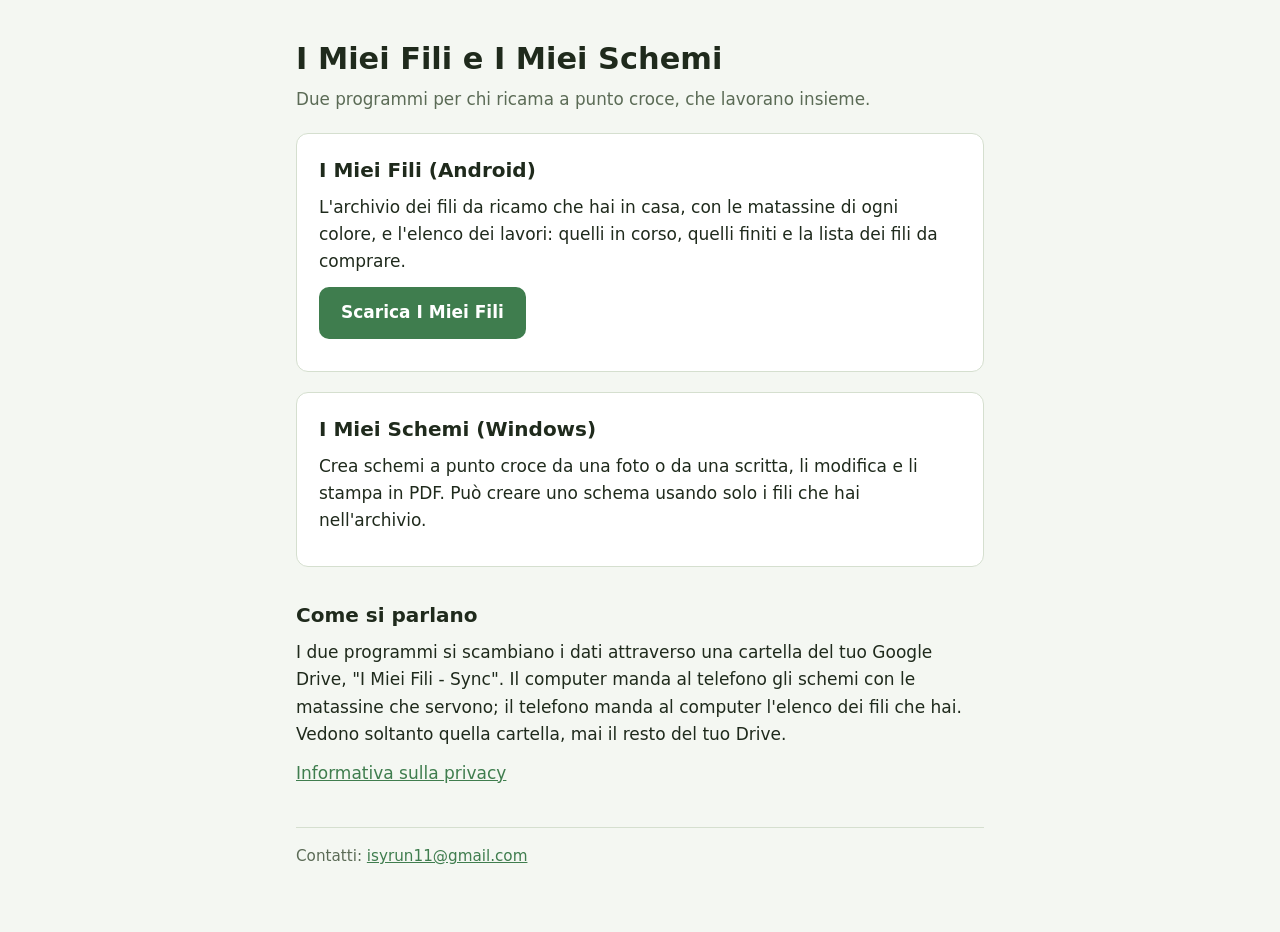
<file: index.html>
<!doctype html>
<html lang="it">
<head>
  <meta charset="utf-8">
  <meta name="viewport" content="width=device-width, initial-scale=1">
  <title>I Miei Fili e I Miei Schemi</title>
  <meta name="description" content="Due programmi per il punto croce: l'archivio dei fili sul telefono e gli schemi sul computer.">
  <link rel="stylesheet" href="style.css">
</head>
<body>
<main>
  <h1>I Miei Fili e I Miei Schemi</h1>
  <p class="lead">Due programmi per chi ricama a punto croce, che lavorano insieme.</p>

  <div class="card">
    <h2>I Miei Fili (Android)</h2>
    <p>L'archivio dei fili da ricamo che hai in casa, con le matassine di ogni colore, e l'elenco dei lavori:
      quelli in corso, quelli finiti e la lista dei fili da comprare.</p>
    <p><a class="button" href="scarica.html">Scarica I Miei Fili</a></p>
  </div>

  <div class="card">
    <h2>I Miei Schemi (Windows)</h2>
    <p>Crea schemi a punto croce da una foto o da una scritta, li modifica e li stampa in PDF.
      Può creare uno schema usando solo i fili che hai nell'archivio.</p>
  </div>

  <h2>Come si parlano</h2>
  <p>I due programmi si scambiano i dati attraverso una cartella del tuo Google Drive, "I Miei Fili - Sync".
    Il computer manda al telefono gli schemi con le matassine che servono; il telefono manda al computer
    l'elenco dei fili che hai. Vedono soltanto quella cartella, mai il resto del tuo Drive.</p>

  <p><a href="privacy.html">Informativa sulla privacy</a></p>

  <footer>Contatti: <a href="mailto:isyrun11@gmail.com">isyrun11@gmail.com</a></footer>
</main>
</body>
</html>
</file>
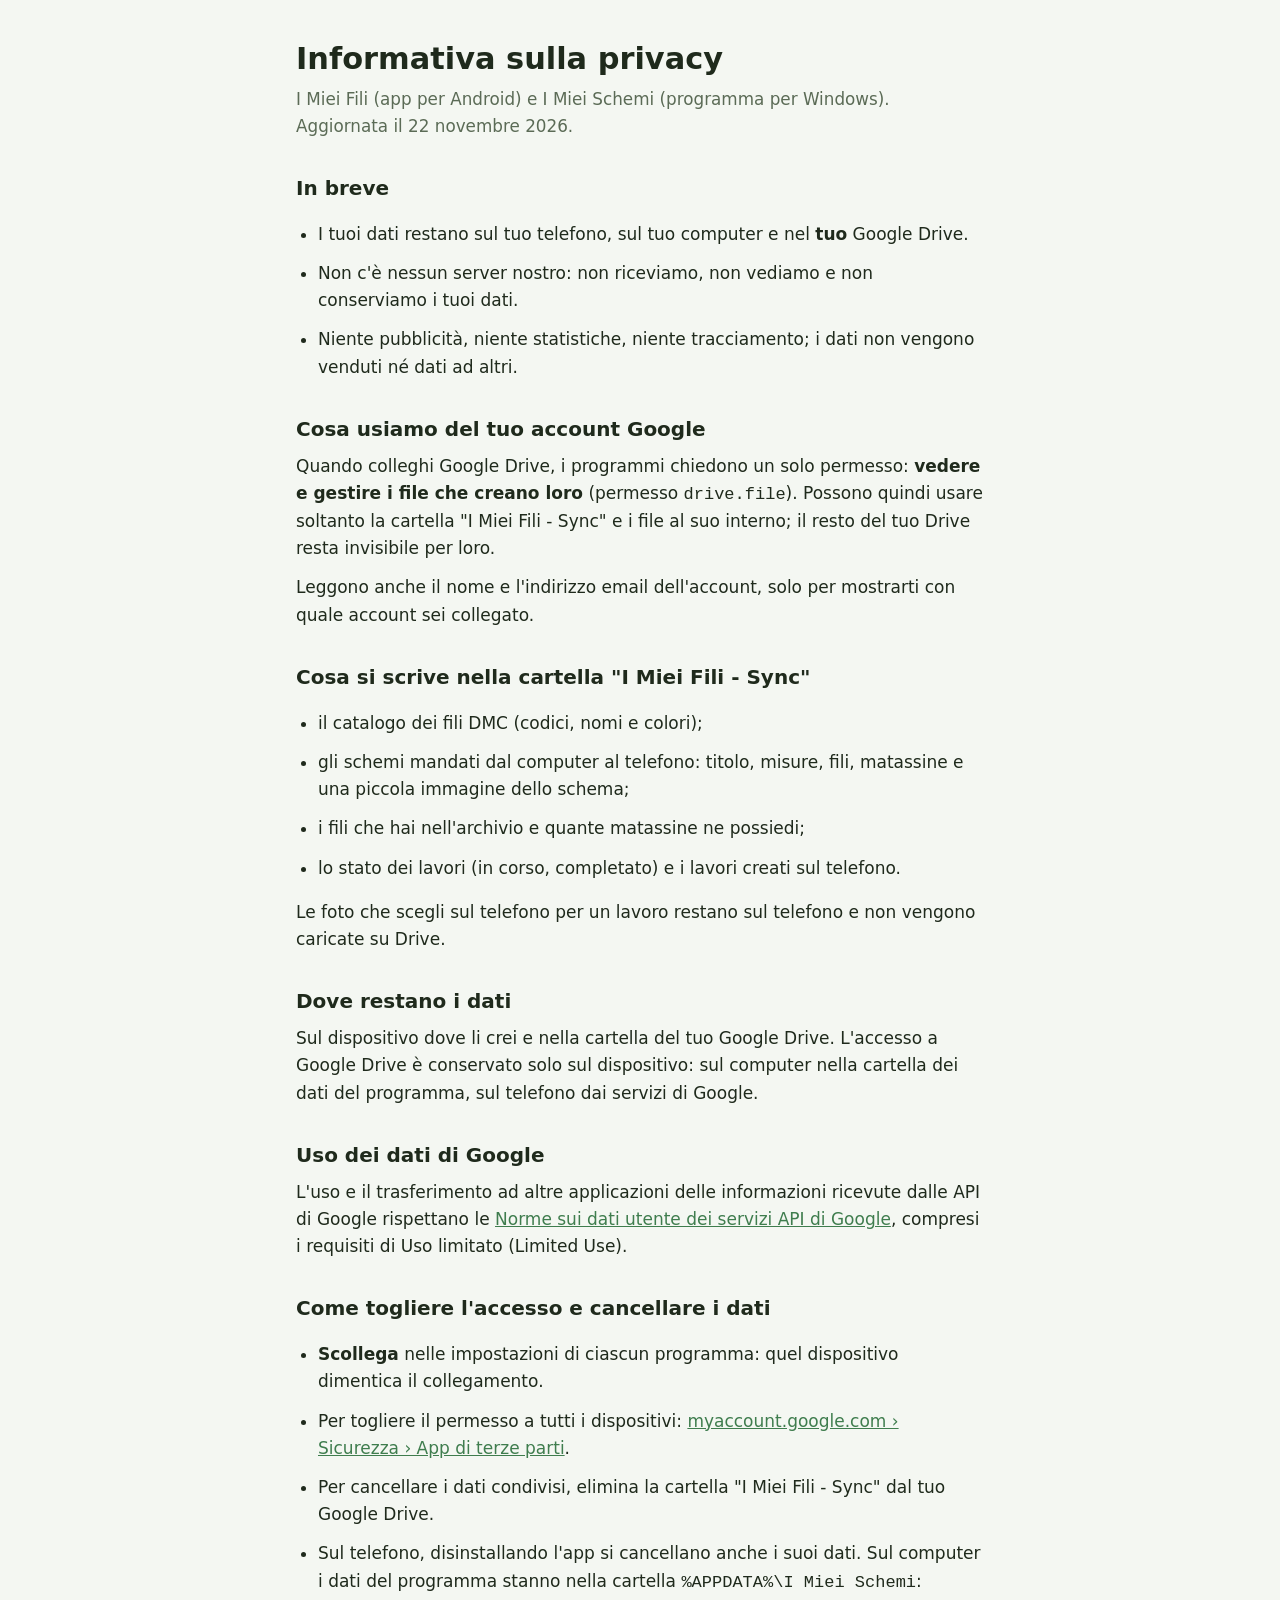
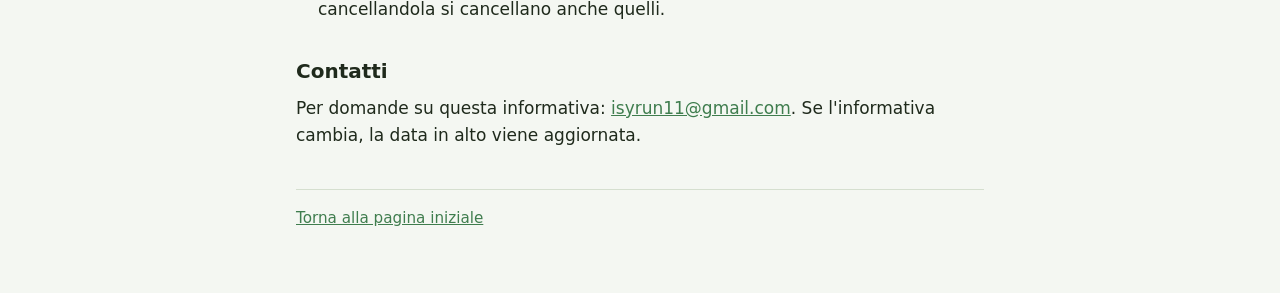
<file: privacy.html>
<!doctype html>
<html lang="it">
<head>
  <meta charset="utf-8">
  <meta name="viewport" content="width=device-width, initial-scale=1">
  <title>Informativa sulla privacy</title>
  <meta name="description" content="Come I Miei Fili e I Miei Schemi usano i tuoi dati e il tuo Google Drive.">
  <link rel="stylesheet" href="style.css">
</head>
<body>
<main>
  <h1>Informativa sulla privacy</h1>
  <p class="lead">I Miei Fili (app per Android) e I Miei Schemi (programma per Windows). Aggiornata il 22 novembre 2026.</p>

  <h2>In breve</h2>
  <ul>
    <li>I tuoi dati restano sul tuo telefono, sul tuo computer e nel <strong>tuo</strong> Google Drive.</li>
    <li>Non c'è nessun server nostro: non riceviamo, non vediamo e non conserviamo i tuoi dati.</li>
    <li>Niente pubblicità, niente statistiche, niente tracciamento; i dati non vengono venduti né dati ad altri.</li>
  </ul>

  <h2>Cosa usiamo del tuo account Google</h2>
  <p>Quando colleghi Google Drive, i programmi chiedono un solo permesso: <strong>vedere e gestire i file che
    creano loro</strong> (permesso <code>drive.file</code>). Possono quindi usare soltanto la cartella
    "I Miei Fili - Sync" e i file al suo interno; il resto del tuo Drive resta invisibile per loro.</p>
  <p>Leggono anche il nome e l'indirizzo email dell'account, solo per mostrarti con quale account sei collegato.</p>

  <h2>Cosa si scrive nella cartella "I Miei Fili - Sync"</h2>
  <ul>
    <li>il catalogo dei fili DMC (codici, nomi e colori);</li>
    <li>gli schemi mandati dal computer al telefono: titolo, misure, fili, matassine e una piccola immagine dello schema;</li>
    <li>i fili che hai nell'archivio e quante matassine ne possiedi;</li>
    <li>lo stato dei lavori (in corso, completato) e i lavori creati sul telefono.</li>
  </ul>
  <p>Le foto che scegli sul telefono per un lavoro restano sul telefono e non vengono caricate su Drive.</p>

  <h2>Dove restano i dati</h2>
  <p>Sul dispositivo dove li crei e nella cartella del tuo Google Drive. L'accesso a Google Drive è conservato
    solo sul dispositivo: sul computer nella cartella dei dati del programma, sul telefono dai servizi di Google.</p>

  <h2>Uso dei dati di Google</h2>
  <p>L'uso e il trasferimento ad altre applicazioni delle informazioni ricevute dalle API di Google rispettano le
    <a href="https://developers.google.com/terms/api-services-user-data-policy">Norme sui dati utente dei servizi
    API di Google</a>, compresi i requisiti di Uso limitato (Limited Use).</p>

  <h2>Come togliere l'accesso e cancellare i dati</h2>
  <ul>
    <li><strong>Scollega</strong> nelle impostazioni di ciascun programma: quel dispositivo dimentica il collegamento.</li>
    <li>Per togliere il permesso a tutti i dispositivi:
      <a href="https://myaccount.google.com/permissions">myaccount.google.com › Sicurezza › App di terze parti</a>.</li>
    <li>Per cancellare i dati condivisi, elimina la cartella "I Miei Fili - Sync" dal tuo Google Drive.</li>
    <li>Sul telefono, disinstallando l'app si cancellano anche i suoi dati. Sul computer i dati del programma stanno
      nella cartella <code>%APPDATA%\I Miei Schemi</code>: cancellandola si cancellano anche quelli.</li>
  </ul>

  <h2>Contatti</h2>
  <p>Per domande su questa informativa: <a href="mailto:isyrun11@gmail.com">isyrun11@gmail.com</a>.
    Se l'informativa cambia, la data in alto viene aggiornata.</p>

  <footer><a href="index.html">Torna alla pagina iniziale</a></footer>
</main>
</body>
</html>
</file>
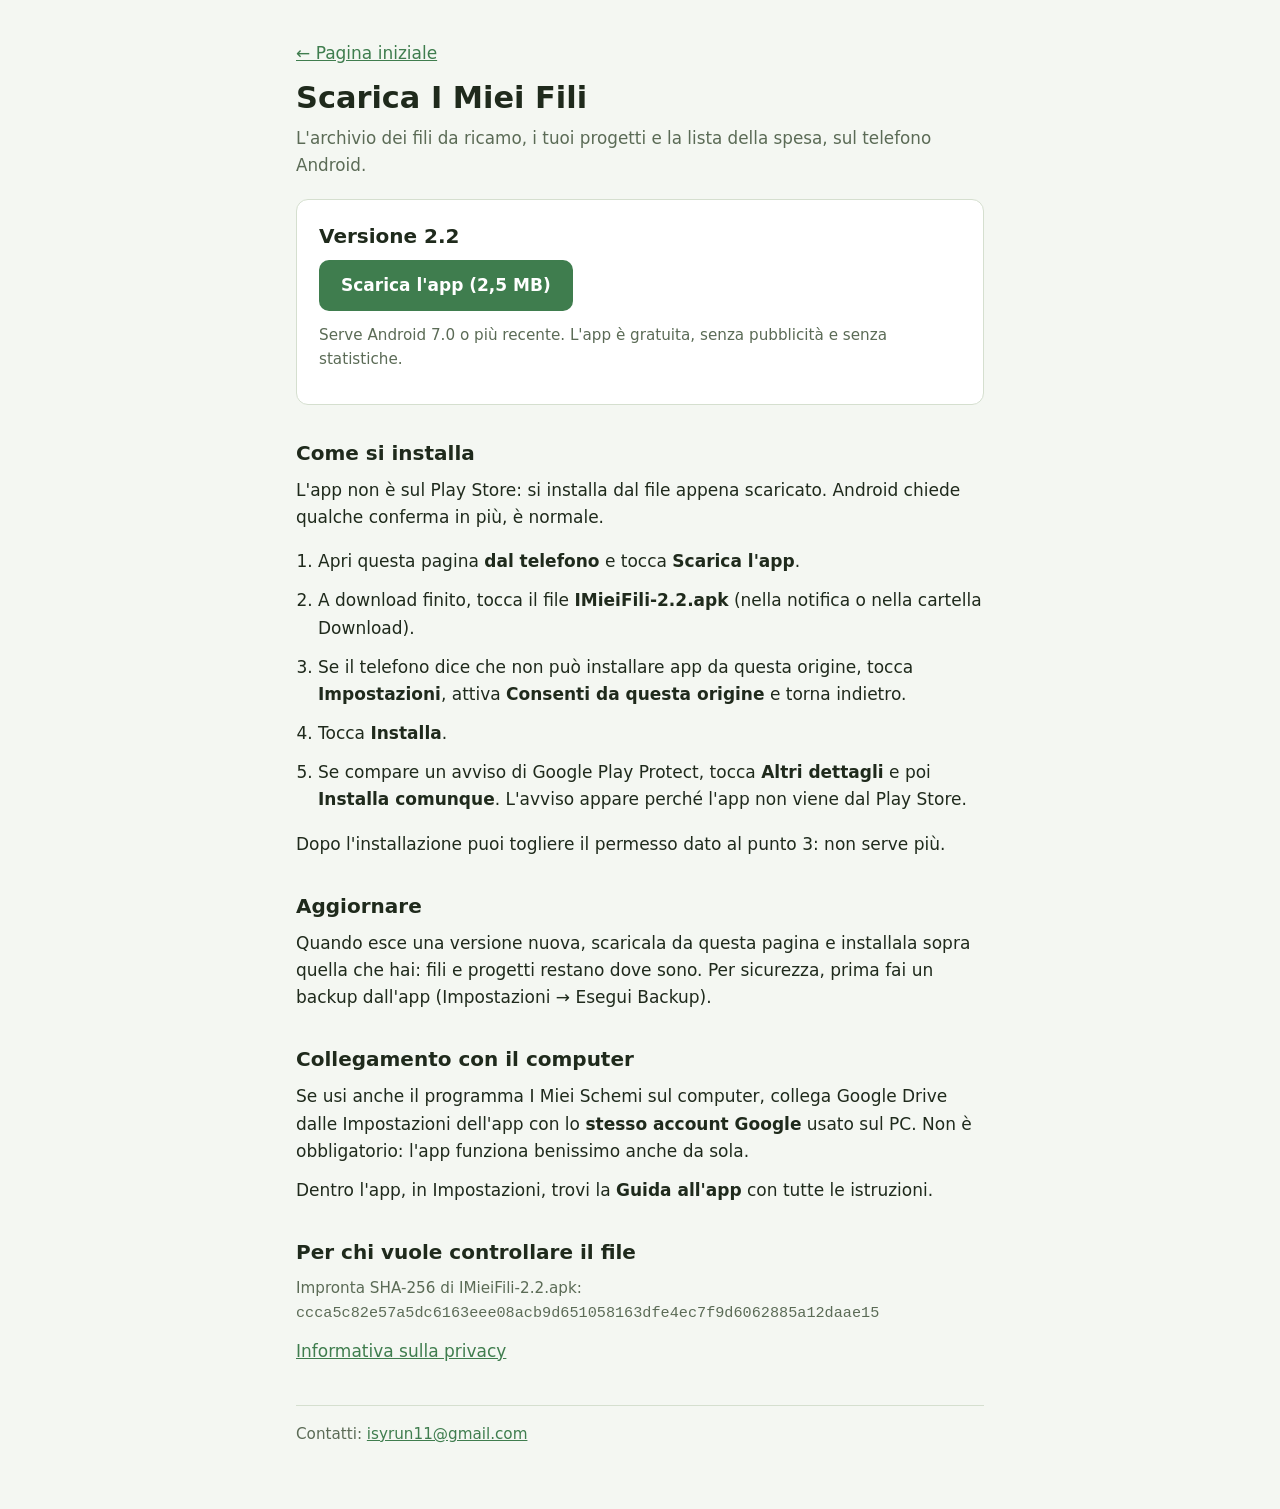
<file: scarica.html>
<!doctype html>
<html lang="it">
<head>
  <meta charset="utf-8">
  <meta name="viewport" content="width=device-width, initial-scale=1">
  <title>Scarica I Miei Fili</title>
  <meta name="description" content="Scarica e installa I Miei Fili, l'archivio dei fili da ricamo per Android.">
  <link rel="stylesheet" href="style.css">
</head>
<body>
<main>
  <p><a href="index.html">← Pagina iniziale</a></p>
  <h1>Scarica I Miei Fili</h1>
  <p class="lead">L'archivio dei fili da ricamo, i tuoi progetti e la lista della spesa, sul telefono Android.</p>

  <div class="card">
    <h2>Versione 2.2</h2>
    <p><a class="button" href="https://github.com/IsyRun/IsyRun.github.io/releases/download/fili-v2.2/IMieiFili-2.2.apk">Scarica l'app (2,5 MB)</a></p>
    <p class="small">Serve Android 7.0 o più recente. L'app è gratuita, senza pubblicità e senza statistiche.</p>
  </div>

  <h2>Come si installa</h2>
  <p>L'app non è sul Play Store: si installa dal file appena scaricato. Android chiede qualche conferma in più, è normale.</p>
  <ol>
    <li>Apri questa pagina <strong>dal telefono</strong> e tocca <strong>Scarica l'app</strong>.</li>
    <li>A download finito, tocca il file <strong>IMieiFili-2.2.apk</strong> (nella notifica o nella cartella Download).</li>
    <li>Se il telefono dice che non può installare app da questa origine, tocca <strong>Impostazioni</strong>,
      attiva <strong>Consenti da questa origine</strong> e torna indietro.</li>
    <li>Tocca <strong>Installa</strong>.</li>
    <li>Se compare un avviso di Google Play Protect, tocca <strong>Altri dettagli</strong> e poi
      <strong>Installa comunque</strong>. L'avviso appare perché l'app non viene dal Play Store.</li>
  </ol>
  <p>Dopo l'installazione puoi togliere il permesso dato al punto 3: non serve più.</p>

  <h2>Aggiornare</h2>
  <p>Quando esce una versione nuova, scaricala da questa pagina e installala sopra quella che hai:
    fili e progetti restano dove sono. Per sicurezza, prima fai un backup dall'app
    (Impostazioni → Esegui Backup).</p>

  <h2>Collegamento con il computer</h2>
  <p>Se usi anche il programma I Miei Schemi sul computer, collega Google Drive dalle Impostazioni dell'app
    con lo <strong>stesso account Google</strong> usato sul PC. Non è obbligatorio: l'app funziona benissimo anche da sola.</p>
  <p>Dentro l'app, in Impostazioni, trovi la <strong>Guida all'app</strong> con tutte le istruzioni.</p>

  <h2>Per chi vuole controllare il file</h2>
  <p class="small">Impronta SHA-256 di IMieiFili-2.2.apk:<br>
    <code class="hash">ccca5c82e57a5dc6163eee08acb9d651058163dfe4ec7f9d6062885a12daae15</code></p>

  <p><a href="privacy.html">Informativa sulla privacy</a></p>

  <footer>Contatti: <a href="mailto:isyrun11@gmail.com">isyrun11@gmail.com</a></footer>
</main>
</body>
</html>
</file>
<file: style.css>
:root {
  --bg: #F4F7F2;
  --card: #FFFFFF;
  --text: #1F2A1C;
  --muted: #5B6B56;
  --accent: #3F7D4E;
  --line: #D5DFCF;
}
@media (prefers-color-scheme: dark) {
  :root {
    --bg: #1C211E;
    --card: #252B27;
    --text: #E4EAE5;
    --muted: #A9B5AD;
    --accent: #7CC08F;
    --line: #3B453F;
  }
}
* { box-sizing: border-box; }
body {
  margin: 0;
  background: var(--bg);
  color: var(--text);
  font: 17px/1.6 "Segoe UI", system-ui, -apple-system, Roboto, sans-serif;
}
main {
  max-width: 720px;
  margin: 0 auto;
  padding: 40px 16px 64px;
}
h1 { font-size: 1.9rem; line-height: 1.25; margin: 0 0 8px; }
h2 { font-size: 1.25rem; margin: 32px 0 8px; }
p, li { margin: 0 0 12px; }
ul { padding-left: 22px; }
a { color: var(--accent); }
.lead { color: var(--muted); font-size: 1.05rem; }
.card {
  background: var(--card);
  border: 1px solid var(--line);
  border-radius: 12px;
  padding: 20px 22px;
  margin: 20px 0;
}
.card h2 { margin-top: 0; }
footer {
  margin-top: 40px;
  padding-top: 16px;
  border-top: 1px solid var(--line);
  color: var(--muted);
  font-size: 0.95rem;
}
ol { padding-left: 22px; }
.button {
  display: inline-block;
  background: var(--accent);
  color: var(--card);
  text-decoration: none;
  font-weight: 600;
  padding: 12px 22px;
  border-radius: 10px;
}
.button:hover { filter: brightness(1.08); }
.small { color: var(--muted); font-size: 0.95rem; }
.hash { word-break: break-all; }
</file>
